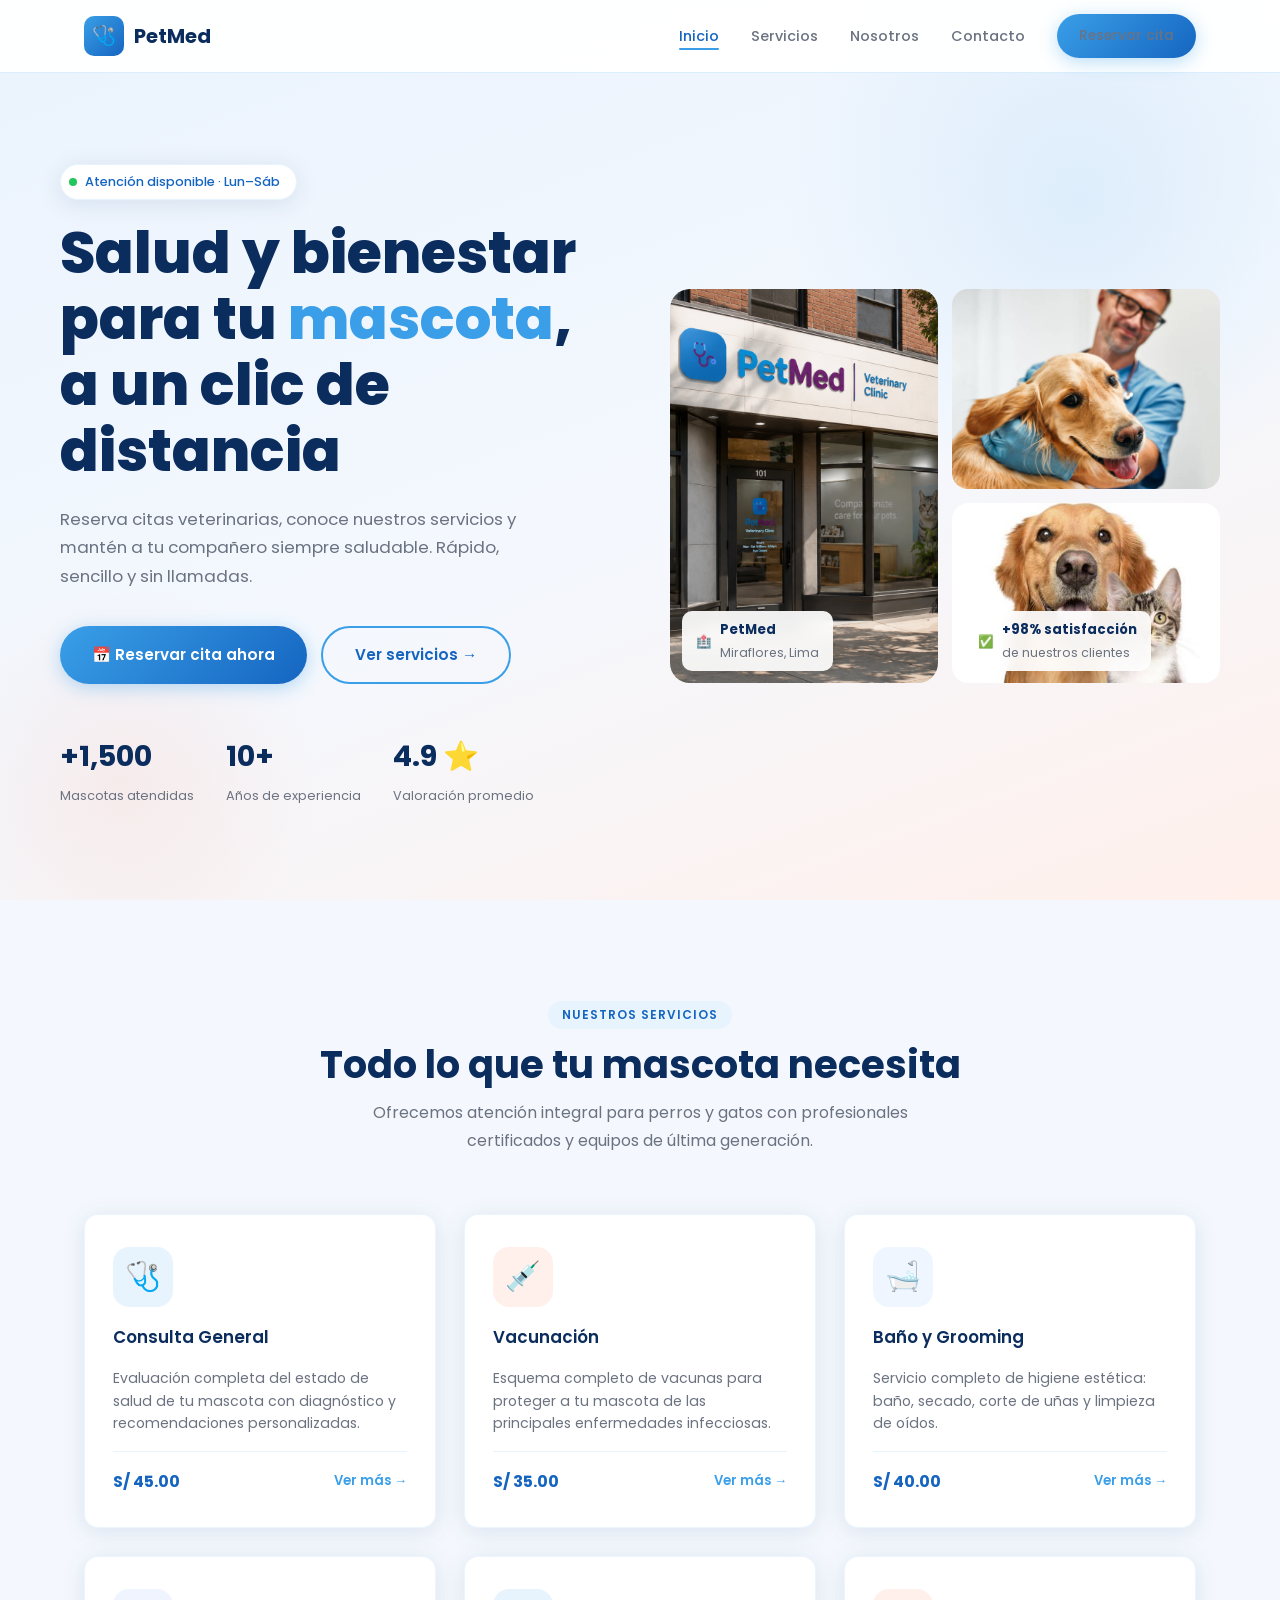
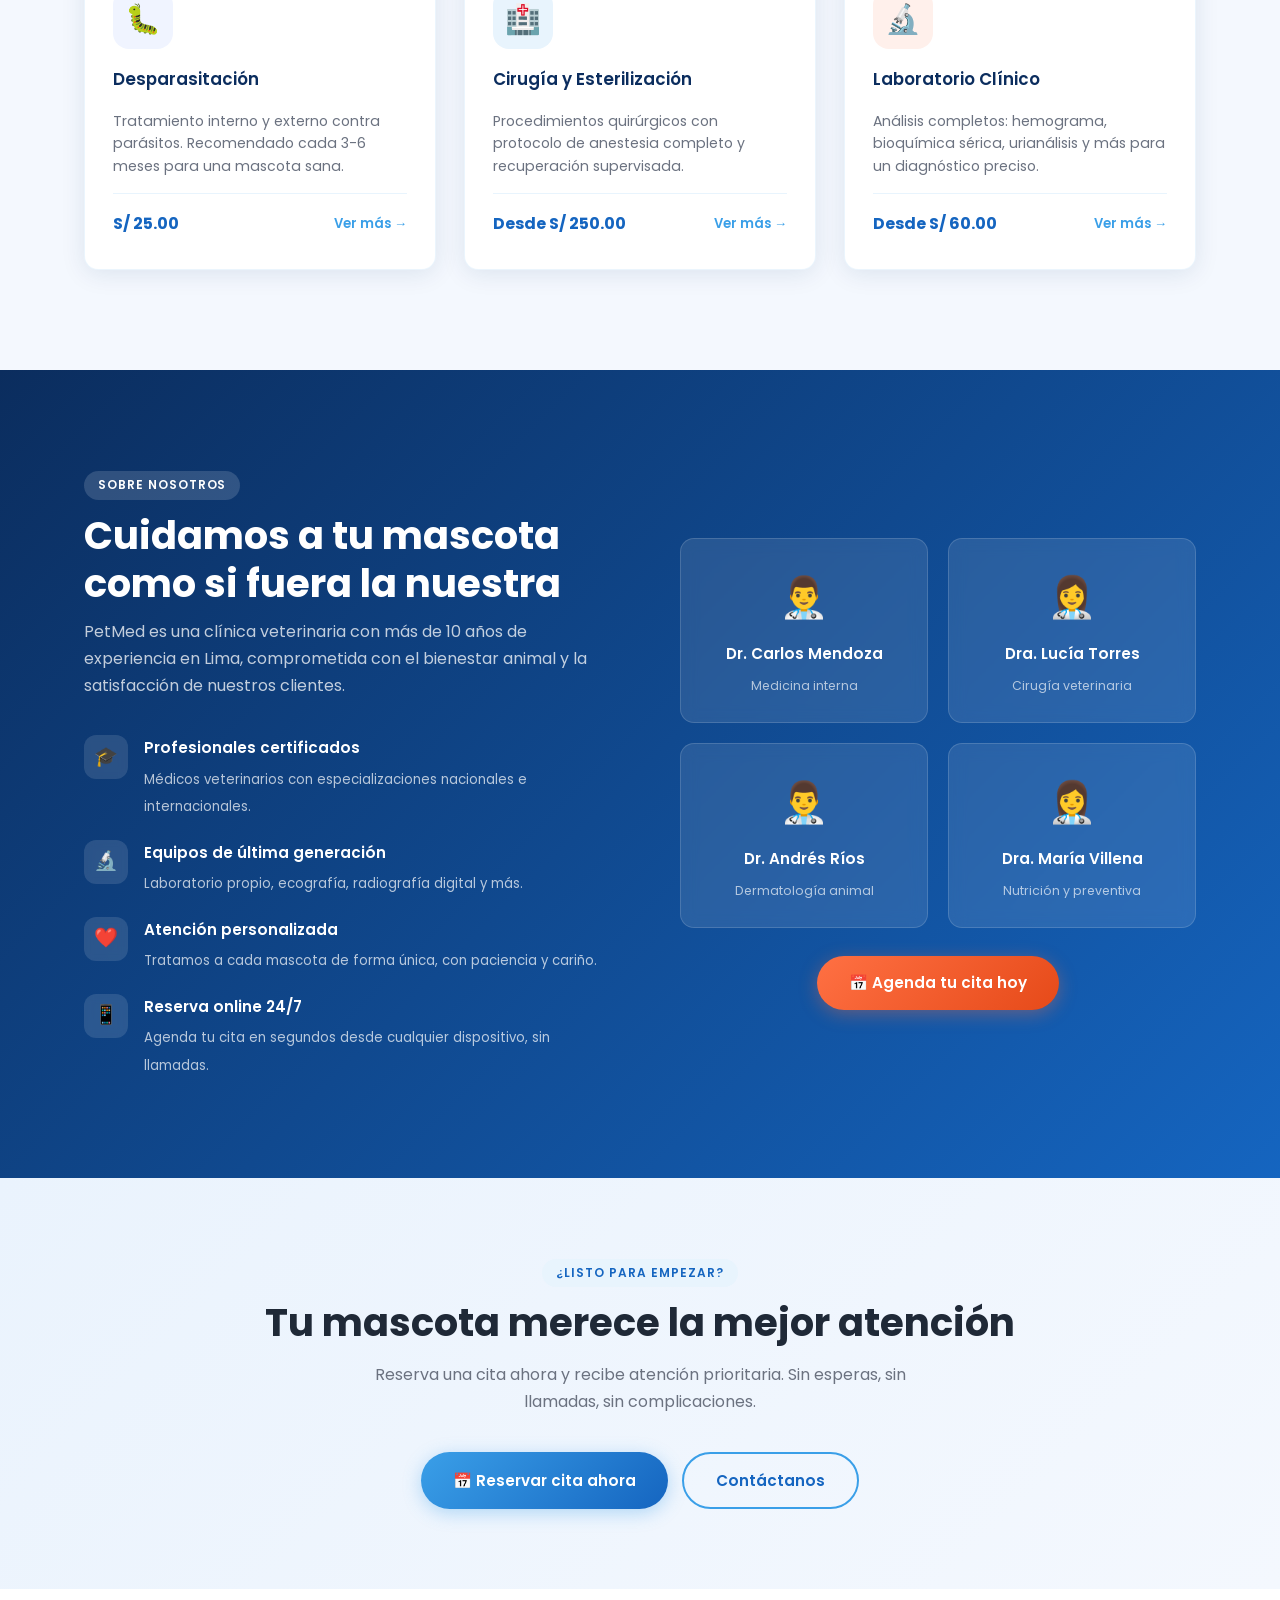
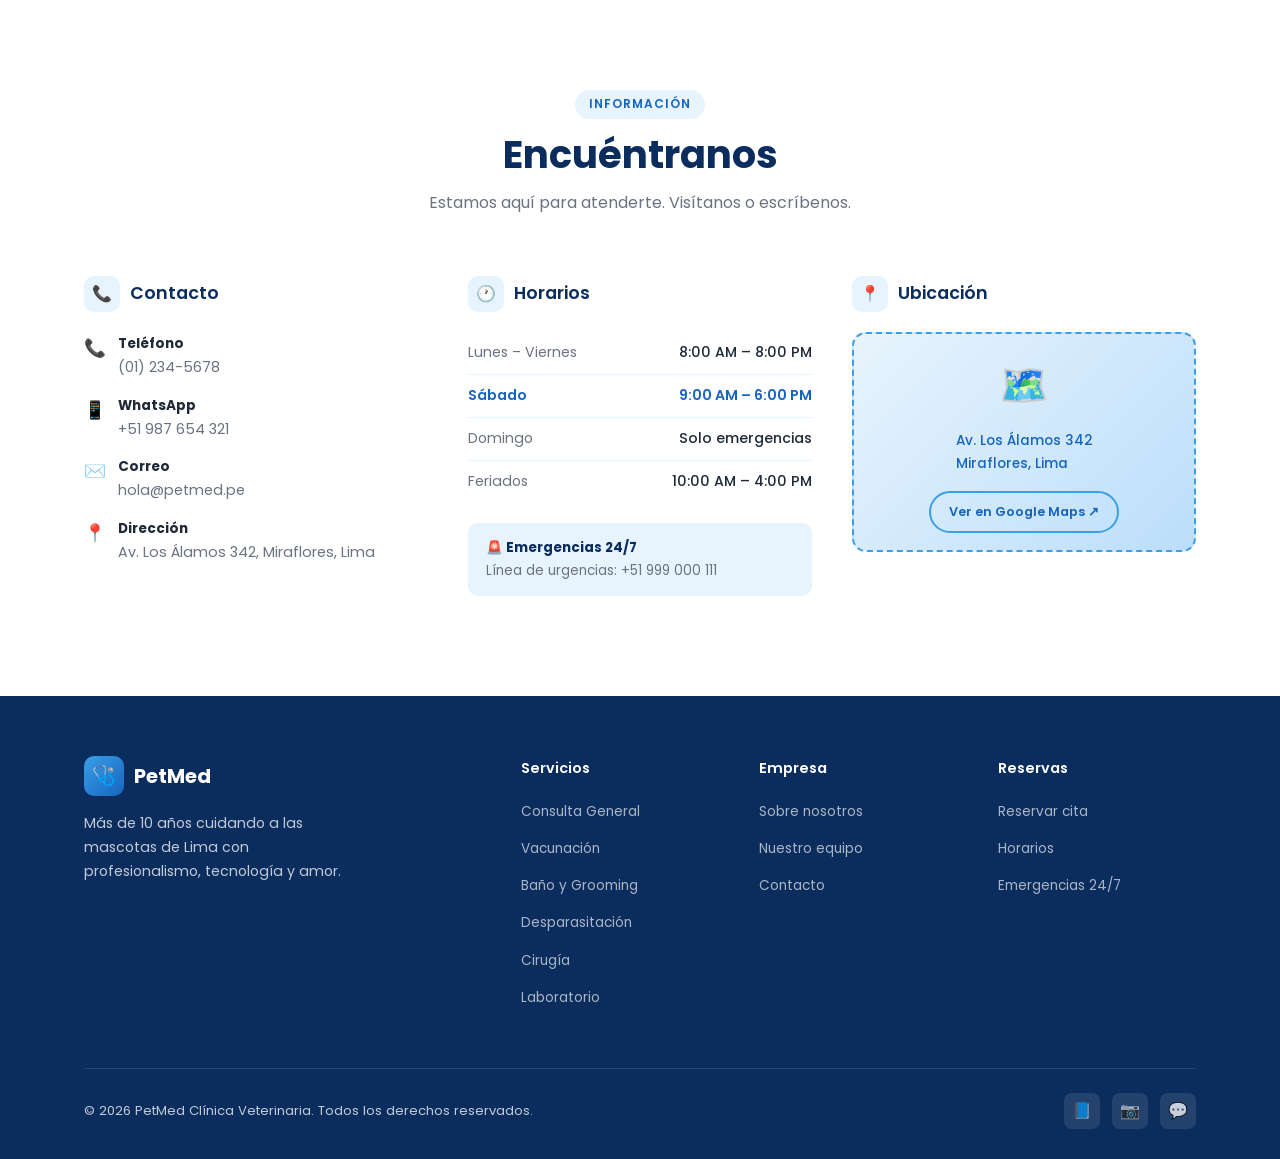
<file: index.html>
<!DOCTYPE html>
<html lang="es">
<head>
  <meta charset="UTF-8" />
  <meta name="viewport" content="width=device-width, initial-scale=1.0" />
  <meta name="description" content="PetMed Clínica Veterinaria — Reserva citas veterinarias online. Atención profesional para perros y gatos en Lima." />
  <title>PetMed — Clínica Veterinaria</title>
  <link rel="stylesheet" href="css/style.css" />
  <link rel="icon" href="data:image/svg+xml,<svg xmlns='http://www.w3.org/2000/svg' viewBox='0 0 100 100'><text y='.9em' font-size='90'>🩺</text></svg>" />
</head>
<body>

  <!-- ══ Navbar ══════════════════════════════════════════════ -->
  <nav class="navbar" role="navigation" aria-label="Navegación principal">
    <div class="container nav-inner">
      <a href="index.html" class="nav-logo" aria-label="PetMed inicio">
        <div class="logo-icon">🩺</div>
        PetMed
      </a>

      <ul class="nav-links" id="nav-links">
        <li><a href="#inicio"    class="active">Inicio</a></li>
        <li><a href="#servicios">Servicios</a></li>
        <li><a href="#nosotros">Nosotros</a></li>
        <li><a href="#contacto">Contacto</a></li>
        <li><a href="reserva.html" class="btn btn-primary" style="padding:10px 22px;font-size:0.85rem;">Reservar cita</a></li>
      </ul>

      <button class="hamburger" id="hamburger" aria-label="Abrir menú" aria-expanded="false">
        <span></span><span></span><span></span>
      </button>
    </div>
  </nav>

  <!-- ══ Hero ════════════════════════════════════════════════ -->
  <section class="hero" id="inicio">
    <div class="container hero-grid">

      <!-- Texto -->
      <div>
        <div class="hero-badge">
          <span class="dot"></span>
          Atención disponible · Lun–Sáb
        </div>
        <h1 class="hero-title">
          Salud y bienestar para tu <span class="highlight">mascota</span>, a un clic de distancia
        </h1>
        <p class="hero-desc">
          Reserva citas veterinarias, conoce nuestros servicios y mantén a tu compañero
          siempre saludable. Rápido, sencillo y sin llamadas.
        </p>
        <div class="hero-actions">
          <a href="reserva.html" class="btn btn-primary">📅 Reservar cita ahora</a>
          <a href="#servicios"   class="btn btn-outline">Ver servicios →</a>
        </div>
        <div class="hero-stats">
          <div class="stat-item">
            <strong>+1,500</strong>
            <span>Mascotas atendidas</span>
          </div>
          <div class="stat-item">
            <strong>10+</strong>
            <span>Años de experiencia</span>
          </div>
          <div class="stat-item">
            <strong>4.9 ⭐</strong>
            <span>Valoración promedio</span>
          </div>
        </div>
      </div>

      <!-- Collage de imágenes -->
      <div class="hero-visual">

        <!-- Imagen grande izquierda -->
        <div class="hero-img tall">
          <img src="img/clinica-exterior.jpg"
               alt="Fachada de PetMed Clínica Veterinaria"
               onerror="this.parentElement.innerHTML='<div class=\'img-placeholder\'><span class=\'ph-icon\'>🏥</span><span>clinica-exterior.jpg</span></div>'" />
          <div class="hero-img-badge">
            <span>🏥</span>
            <div>
              <strong>PetMed</strong>
              <span>Miraflores, Lima</span>
            </div>
          </div>
        </div>

        <!-- Imagen top derecha -->
        <div class="hero-img">
          <img src="img/consulta-veterinaria.jpg"
               alt="Veterinario atendiendo a un perro"
               onerror="this.parentElement.innerHTML='<div class=\'img-placeholder\'><span class=\'ph-icon\'>🩺</span><span>consulta-veterinaria.jpg</span></div>'" />
        </div>

        <!-- Imagen bottom derecha -->
        <div class="hero-img">
          <img src="img/mascotas-felices.jpg"
               alt="Mascotas felices en la clínica"
               onerror="this.parentElement.innerHTML='<div class=\'img-placeholder\'><span class=\'ph-icon\'>🐾</span><span>mascotas-felices.jpg</span></div>'" />
          <div class="hero-img-badge">
            <span>✅</span>
            <div>
              <strong>+98% satisfacción</strong>
              <span>de nuestros clientes</span>
            </div>
          </div>
        </div>

      </div>
    </div>
  </section>

  <!-- ══ Servicios ════════════════════════════════════════════ -->
  <section class="section" id="servicios">
    <div class="container">
      <div class="section-header fade-in">
        <div class="tag">Nuestros servicios</div>
        <h2 class="section-title">Todo lo que tu mascota necesita</h2>
        <p class="section-sub">
          Ofrecemos atención integral para perros y gatos con profesionales certificados
          y equipos de última generación.
        </p>
      </div>

      <div class="services-grid">

        <div class="service-card fade-in" data-svc="consulta" role="button" tabindex="0" aria-label="Ver Consulta General">
          <div class="svc-icon verde">🩺</div>
          <div class="svc-name">Consulta General</div>
          <div class="svc-desc">Evaluación completa del estado de salud de tu mascota con diagnóstico y recomendaciones personalizadas.</div>
          <div class="svc-footer">
            <span class="svc-price">S/ 45.00</span>
            <span class="svc-link">Ver más →</span>
          </div>
        </div>

        <div class="service-card fade-in" data-svc="vacunas" role="button" tabindex="0" aria-label="Ver Vacunación">
          <div class="svc-icon naranja">💉</div>
          <div class="svc-name">Vacunación</div>
          <div class="svc-desc">Esquema completo de vacunas para proteger a tu mascota de las principales enfermedades infecciosas.</div>
          <div class="svc-footer">
            <span class="svc-price">S/ 35.00</span>
            <span class="svc-link">Ver más →</span>
          </div>
        </div>

        <div class="service-card fade-in" data-svc="bano" role="button" tabindex="0" aria-label="Ver Baño y Grooming">
          <div class="svc-icon azul">🛁</div>
          <div class="svc-name">Baño y Grooming</div>
          <div class="svc-desc">Servicio completo de higiene estética: baño, secado, corte de uñas y limpieza de oídos.</div>
          <div class="svc-footer">
            <span class="svc-price">S/ 40.00</span>
            <span class="svc-link">Ver más →</span>
          </div>
        </div>

        <div class="service-card fade-in" data-svc="desparasitacion" role="button" tabindex="0" aria-label="Ver Desparasitación">
          <div class="svc-icon lila">🐛</div>
          <div class="svc-name">Desparasitación</div>
          <div class="svc-desc">Tratamiento interno y externo contra parásitos. Recomendado cada 3-6 meses para una mascota sana.</div>
          <div class="svc-footer">
            <span class="svc-price">S/ 25.00</span>
            <span class="svc-link">Ver más →</span>
          </div>
        </div>

        <div class="service-card fade-in" data-svc="cirugia" role="button" tabindex="0" aria-label="Ver Cirugía">
          <div class="svc-icon verde">🏥</div>
          <div class="svc-name">Cirugía y Esterilización</div>
          <div class="svc-desc">Procedimientos quirúrgicos con protocolo de anestesia completo y recuperación supervisada.</div>
          <div class="svc-footer">
            <span class="svc-price">Desde S/ 250.00</span>
            <span class="svc-link">Ver más →</span>
          </div>
        </div>

        <div class="service-card fade-in" data-svc="laboratorio" role="button" tabindex="0" aria-label="Ver Laboratorio">
          <div class="svc-icon naranja">🔬</div>
          <div class="svc-name">Laboratorio Clínico</div>
          <div class="svc-desc">Análisis completos: hemograma, bioquímica sérica, urianálisis y más para un diagnóstico preciso.</div>
          <div class="svc-footer">
            <span class="svc-price">Desde S/ 60.00</span>
            <span class="svc-link">Ver más →</span>
          </div>
        </div>

      </div>
    </div>
  </section>

  <!-- ══ Nosotros ══════════════════════════════════════════════ -->
  <section class="about-section" id="nosotros">
    <div class="container about-grid">

      <div class="about-content fade-in">
        <div class="tag" style="background:rgba(255,255,255,0.15);color:#fff;">Sobre nosotros</div>
        <h2 class="section-title">Cuidamos a tu mascota como si fuera la nuestra</h2>
        <p class="section-sub" style="color:rgba(255,255,255,0.75);margin-bottom:36px;">
          PetMed es una clínica veterinaria con más de 10 años de experiencia en Lima,
          comprometida con el bienestar animal y la satisfacción de nuestros clientes.
        </p>

        <div class="about-features">
          <div class="feature-item fade-in">
            <div class="fi-icon">🎓</div>
            <div class="fi-text">
              <strong>Profesionales certificados</strong>
              <span>Médicos veterinarios con especializaciones nacionales e internacionales.</span>
            </div>
          </div>
          <div class="feature-item fade-in">
            <div class="fi-icon">🔬</div>
            <div class="fi-text">
              <strong>Equipos de última generación</strong>
              <span>Laboratorio propio, ecografía, radiografía digital y más.</span>
            </div>
          </div>
          <div class="feature-item fade-in">
            <div class="fi-icon">❤️</div>
            <div class="fi-text">
              <strong>Atención personalizada</strong>
              <span>Tratamos a cada mascota de forma única, con paciencia y cariño.</span>
            </div>
          </div>
          <div class="feature-item fade-in">
            <div class="fi-icon">📱</div>
            <div class="fi-text">
              <strong>Reserva online 24/7</strong>
              <span>Agenda tu cita en segundos desde cualquier dispositivo, sin llamadas.</span>
            </div>
          </div>
        </div>
      </div>

      <div class="fade-in">
        <div class="team-cards">
          <div class="team-card">
            <div class="team-avatar">👨‍⚕️</div>
            <h4>Dr. Carlos Mendoza</h4>
            <span>Medicina interna</span>
          </div>
          <div class="team-card">
            <div class="team-avatar">👩‍⚕️</div>
            <h4>Dra. Lucía Torres</h4>
            <span>Cirugía veterinaria</span>
          </div>
          <div class="team-card">
            <div class="team-avatar">👨‍⚕️</div>
            <h4>Dr. Andrés Ríos</h4>
            <span>Dermatología animal</span>
          </div>
          <div class="team-card">
            <div class="team-avatar">👩‍⚕️</div>
            <h4>Dra. María Villena</h4>
            <span>Nutrición y preventiva</span>
          </div>
        </div>
        <div style="text-align:center;margin-top:28px;">
          <a href="reserva.html" class="btn btn-naranja">📅 Agenda tu cita hoy</a>
        </div>
      </div>

    </div>
  </section>

  <!-- ══ CTA ══════════════════════════════════════════════════ -->
  <section class="cta-band">
    <div class="container fade-in">
      <div class="tag">¿Listo para empezar?</div>
      <h2 class="section-title">Tu mascota merece la mejor atención</h2>
      <p class="section-sub">
        Reserva una cita ahora y recibe atención prioritaria. Sin esperas, sin llamadas,
        sin complicaciones.
      </p>
      <div style="display:flex;gap:14px;justify-content:center;flex-wrap:wrap;">
        <a href="reserva.html" class="btn btn-primary">📅 Reservar cita ahora</a>
        <a href="#contacto"    class="btn btn-outline">Contáctanos</a>
      </div>
    </div>
  </section>

  <!-- ══ Contacto / Horarios / Ubicación ══════════════════════ -->
  <section class="contact-section" id="contacto">
    <div class="container">
      <div class="section-header fade-in">
        <div class="tag">Información</div>
        <h2 class="section-title">Encuéntranos</h2>
        <p class="section-sub">Estamos aquí para atenderte. Visítanos o escríbenos.</p>
      </div>

      <div class="contact-grid">

        <div class="contact-block fade-in">
          <h3><span class="cb-icon">📞</span> Contacto</h3>
          <ul class="contact-list">
            <li>
              <span class="cl-dot">📞</span>
              <div><strong>Teléfono</strong>(01) 234-5678</div>
            </li>
            <li>
              <span class="cl-dot">📱</span>
              <div><strong>WhatsApp</strong>+51 987 654 321</div>
            </li>
            <li>
              <span class="cl-dot">✉️</span>
              <div><strong>Correo</strong>hola@petmed.pe</div>
            </li>
            <li>
              <span class="cl-dot">📍</span>
              <div><strong>Dirección</strong>Av. Los Álamos 342, Miraflores, Lima</div>
            </li>
          </ul>
        </div>

        <div class="contact-block fade-in">
          <h3><span class="cb-icon">🕐</span> Horarios</h3>
          <table class="schedule-table">
            <tr><td>Lunes – Viernes</td><td>8:00 AM – 8:00 PM</td></tr>
            <tr class="today"><td>Sábado</td><td>9:00 AM – 6:00 PM</td></tr>
            <tr><td>Domingo</td><td>Solo emergencias</td></tr>
            <tr><td>Feriados</td><td>10:00 AM – 4:00 PM</td></tr>
          </table>
          <div style="margin-top:20px;padding:14px 18px;background:var(--azul-pale);border-radius:10px;font-size:0.84rem;">
            <strong style="color:var(--azul-oscuro);">🚨 Emergencias 24/7</strong><br>
            <span style="color:var(--gris-medio);">Línea de urgencias: +51 999 000 111</span>
          </div>
        </div>

        <div class="contact-block fade-in">
          <h3><span class="cb-icon">📍</span> Ubicación</h3>
          <div class="map-placeholder" role="img" aria-label="Mapa de PetMed Veterinaria"
               onclick="window.open('https://maps.google.com','_blank')">
            <div class="map-icon">🗺️</div>
            <p>Av. Los Álamos 342<br>Miraflores, Lima</p>
            <span class="btn btn-outline" style="padding:8px 18px;font-size:0.8rem;margin-top:6px;">
              Ver en Google Maps ↗
            </span>
          </div>
        </div>

      </div>
    </div>
  </section>

  <!-- ══ Footer ═══════════════════════════════════════════════ -->
  <footer role="contentinfo">
    <div class="container">
      <div class="footer-grid">
        <div class="footer-brand">
          <div class="nav-logo">
            <div class="logo-icon">🩺</div>
            PetMed
          </div>
          <p>Más de 10 años cuidando a las mascotas de Lima con profesionalismo, tecnología y amor.</p>
        </div>
        <div class="footer-col">
          <h4>Servicios</h4>
          <ul>
            <li><a href="servicio.html?id=consulta">Consulta General</a></li>
            <li><a href="servicio.html?id=vacunas">Vacunación</a></li>
            <li><a href="servicio.html?id=bano">Baño y Grooming</a></li>
            <li><a href="servicio.html?id=desparasitacion">Desparasitación</a></li>
            <li><a href="servicio.html?id=cirugia">Cirugía</a></li>
            <li><a href="servicio.html?id=laboratorio">Laboratorio</a></li>
          </ul>
        </div>
        <div class="footer-col">
          <h4>Empresa</h4>
          <ul>
            <li><a href="#nosotros">Sobre nosotros</a></li>
            <li><a href="#nosotros">Nuestro equipo</a></li>
            <li><a href="#contacto">Contacto</a></li>
          </ul>
        </div>
        <div class="footer-col">
          <h4>Reservas</h4>
          <ul>
            <li><a href="reserva.html">Reservar cita</a></li>
            <li><a href="#contacto">Horarios</a></li>
            <li><a href="#contacto">Emergencias 24/7</a></li>
          </ul>
        </div>
      </div>
      <div class="footer-bottom">
        <span>© 2026 PetMed Clínica Veterinaria. Todos los derechos reservados.</span>
        <div class="social-links">
          <a class="social-link" href="#" aria-label="Facebook">📘</a>
          <a class="social-link" href="#" aria-label="Instagram">📷</a>
          <a class="social-link" href="#" aria-label="WhatsApp">💬</a>
        </div>
      </div>
    </div>
  </footer>

  <script src="js/app.js"></script>
</body>
</html>
</file>
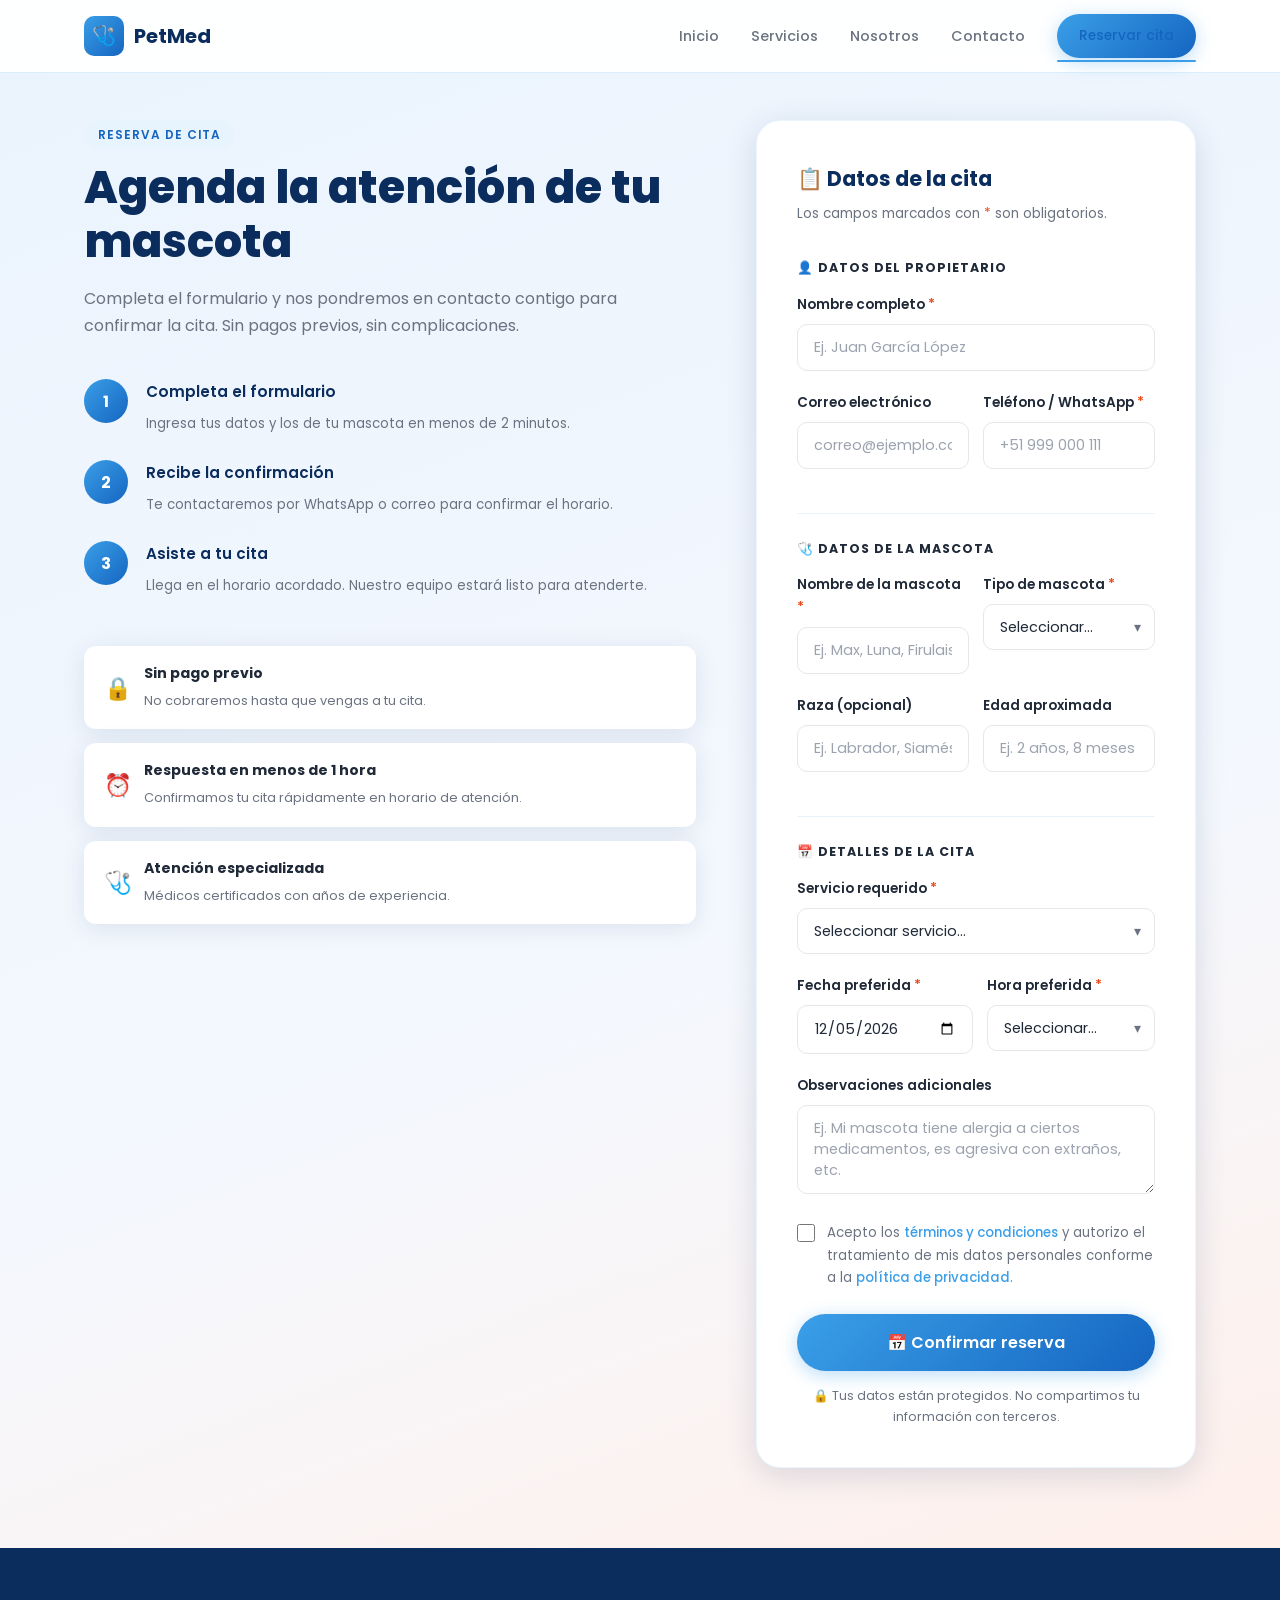
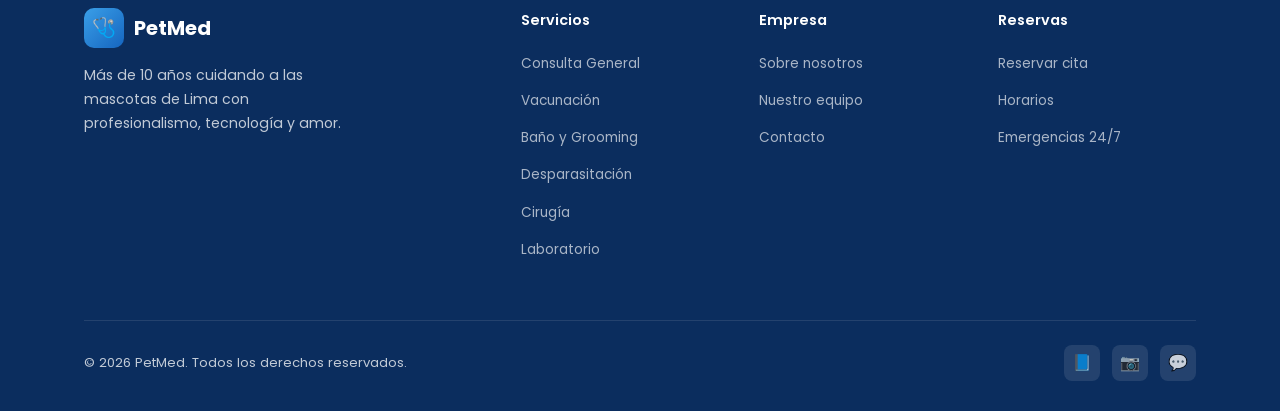
<file: reserva.html>
<!DOCTYPE html>
<html lang="es">
<head>
  <meta charset="UTF-8" />
  <meta name="viewport" content="width=device-width, initial-scale=1.0" />
  <meta name="description" content="Reserva tu cita veterinaria en PetMed — rápido, sencillo y sin llamadas." />
  <title>Reservar Cita — PetMed</title>
  <link rel="stylesheet" href="css/style.css" />
  <link rel="icon" href="data:image/svg+xml,<svg xmlns='http://www.w3.org/2000/svg' viewBox='0 0 100 100'><text y='.9em' font-size='90'>🩺</text></svg>" />
</head>
<body>

  <!-- ══ Navbar ══════════════════════════════════════════════ -->
  <nav class="navbar" role="navigation" aria-label="Navegación principal">
    <div class="container nav-inner">
      <a href="index.html" class="nav-logo" aria-label="PetMed inicio">
        <div class="logo-icon">🩺</div>
        PetMed
      </a>

      <ul class="nav-links" id="nav-links">
        <li><a href="index.html">Inicio</a></li>
        <li><a href="index.html#servicios">Servicios</a></li>
        <li><a href="index.html#nosotros">Nosotros</a></li>
        <li><a href="index.html#contacto">Contacto</a></li>
        <li><a href="reserva.html" class="btn btn-primary active" style="padding:10px 22px;font-size:0.85rem;">Reservar cita</a></li>
      </ul>

      <button class="hamburger" id="hamburger" aria-label="Abrir menú" aria-expanded="false">
        <span></span><span></span><span></span>
      </button>
    </div>
  </nav>

  <!-- ══ Sección principal ════════════════════════════════════ -->
  <main class="reserva-section">
    <div class="container reserva-grid">

      <!-- ─ Panel izquierdo informativo ─────────────────────── -->
      <div class="reserva-info fade-in">
        <div class="tag">Reserva de cita</div>
        <h1>Agenda la atención de tu <span style="color:var(--verde-claro);">mascota</span></h1>
        <p>Completa el formulario y nos pondremos en contacto contigo para confirmar la cita. Sin pagos previos, sin complicaciones.</p>

        <div class="info-steps">
          <div class="step-item">
            <div class="step-num">1</div>
            <div class="st-text">
              <strong>Completa el formulario</strong>
              <span>Ingresa tus datos y los de tu mascota en menos de 2 minutos.</span>
            </div>
          </div>
          <div class="step-item">
            <div class="step-num">2</div>
            <div class="st-text">
              <strong>Recibe la confirmación</strong>
              <span>Te contactaremos por WhatsApp o correo para confirmar el horario.</span>
            </div>
          </div>
          <div class="step-item">
            <div class="step-num">3</div>
            <div class="st-text">
              <strong>Asiste a tu cita</strong>
              <span>Llega en el horario acordado. Nuestro equipo estará listo para atenderte.</span>
            </div>
          </div>
        </div>

        <!-- Garantías -->
        <div style="margin-top:48px;display:flex;flex-direction:column;gap:14px;">
          <div style="display:flex;align-items:center;gap:12px;background:var(--blanco);border-radius:12px;padding:16px 20px;box-shadow:var(--sombra-suave);">
            <span style="font-size:1.4rem;">🔒</span>
            <div>
              <strong style="display:block;font-size:0.88rem;color:var(--verde-oscuro);">Sin pago previo</strong>
              <span style="font-size:0.8rem;color:var(--gris-medio);">No cobraremos hasta que vengas a tu cita.</span>
            </div>
          </div>
          <div style="display:flex;align-items:center;gap:12px;background:var(--blanco);border-radius:12px;padding:16px 20px;box-shadow:var(--sombra-suave);">
            <span style="font-size:1.4rem;">⏰</span>
            <div>
              <strong style="display:block;font-size:0.88rem;color:var(--verde-oscuro);">Respuesta en menos de 1 hora</strong>
              <span style="font-size:0.8rem;color:var(--gris-medio);">Confirmamos tu cita rápidamente en horario de atención.</span>
            </div>
          </div>
          <div style="display:flex;align-items:center;gap:12px;background:var(--blanco);border-radius:12px;padding:16px 20px;box-shadow:var(--sombra-suave);">
            <span style="font-size:1.4rem;">🩺</span>
            <div>
              <strong style="display:block;font-size:0.88rem;color:var(--verde-oscuro);">Atención especializada</strong>
              <span style="font-size:0.8rem;color:var(--gris-medio);">Médicos certificados con años de experiencia.</span>
            </div>
          </div>
        </div>
      </div>

      <!-- ─ Formulario de reserva ────────────────────────────── -->
      <div class="reserva-form-card fade-in">

        <!-- Formulario activo -->
        <form id="reserva-form" novalidate>
          <h2 class="form-title">📋 Datos de la cita</h2>
          <p class="form-subtitle">Los campos marcados con <span style="color:var(--naranja-dark);">*</span> son obligatorios.</p>

          <!-- Sección: Datos del propietario -->
          <div style="font-size:0.78rem;font-weight:700;text-transform:uppercase;letter-spacing:0.08em;color:var(--verde-claro);margin-bottom:14px;">
            👤 Datos del propietario
          </div>

          <div class="form-group">
            <label class="form-label" for="nombre">Nombre completo <span>*</span></label>
            <input class="form-control" type="text" id="nombre" name="nombre"
                   placeholder="Ej. Juan García López" required autocomplete="name" />
          </div>

          <div class="form-row">
            <div class="form-group">
              <label class="form-label" for="email">Correo electrónico</label>
              <input class="form-control" type="email" id="email" name="email"
                     placeholder="correo@ejemplo.com" autocomplete="email" />
            </div>
            <div class="form-group">
              <label class="form-label" for="telefono">Teléfono / WhatsApp <span>*</span></label>
              <input class="form-control" type="tel" id="telefono" name="telefono"
                     placeholder="+51 999 000 111" required autocomplete="tel" />
            </div>
          </div>

          <div class="form-divider"></div>

          <!-- Sección: Datos de la mascota -->
          <div style="font-size:0.78rem;font-weight:700;text-transform:uppercase;letter-spacing:0.08em;color:var(--verde-claro);margin-bottom:14px;">
            🩺 Datos de la mascota
          </div>

          <div class="form-row">
            <div class="form-group">
              <label class="form-label" for="mascota">Nombre de la mascota <span>*</span></label>
              <input class="form-control" type="text" id="mascota" name="mascota"
                     placeholder="Ej. Max, Luna, Firulais" required />
            </div>
            <div class="form-group">
              <label class="form-label" for="tipo">Tipo de mascota <span>*</span></label>
              <div class="form-select-wrapper">
                <select class="form-control" id="tipo" name="tipo" required>
                  <option value="" disabled selected>Seleccionar…</option>
                  <option value="perro">🐶 Perro</option>
                  <option value="gato">🐱 Gato</option>
                  <option value="ave">🐦 Ave</option>
                  <option value="conejo">🐰 Conejo</option>
                  <option value="otro">🩺 Otro</option>
                </select>
              </div>
            </div>
          </div>

          <div class="form-row">
            <div class="form-group">
              <label class="form-label" for="raza">Raza (opcional)</label>
              <input class="form-control" type="text" id="raza" name="raza"
                     placeholder="Ej. Labrador, Siamés" />
            </div>
            <div class="form-group">
              <label class="form-label" for="edad">Edad aproximada</label>
              <input class="form-control" type="text" id="edad" name="edad"
                     placeholder="Ej. 2 años, 8 meses" />
            </div>
          </div>

          <div class="form-divider"></div>

          <!-- Sección: Datos de la cita -->
          <div style="font-size:0.78rem;font-weight:700;text-transform:uppercase;letter-spacing:0.08em;color:var(--verde-claro);margin-bottom:14px;">
            📅 Detalles de la cita
          </div>

          <div class="form-group">
            <label class="form-label" for="servicio">Servicio requerido <span>*</span></label>
            <div class="form-select-wrapper">
              <select class="form-control" id="servicio" name="servicio" required>
                <option value="" disabled selected>Seleccionar servicio…</option>
                <option value="consulta">🩺 Consulta General — S/ 45.00</option>
                <option value="vacunas">💉 Vacunación — S/ 35.00</option>
                <option value="bano">🛁 Baño y Grooming — S/ 40.00</option>
                <option value="desparasitacion">🐛 Desparasitación — S/ 25.00</option>
                <option value="cirugia">🏥 Cirugía / Esterilización — Desde S/ 250.00</option>
                <option value="laboratorio">🔬 Laboratorio Clínico — Desde S/ 60.00</option>
              </select>
            </div>
          </div>

          <div class="form-row">
            <div class="form-group">
              <label class="form-label" for="fecha">Fecha preferida <span>*</span></label>
              <input class="form-control" type="date" id="fecha" name="fecha" required />
            </div>
            <div class="form-group">
              <label class="form-label" for="hora">Hora preferida <span>*</span></label>
              <div class="form-select-wrapper">
                <select class="form-control" id="hora" name="hora" required>
                  <option value="" disabled selected>Seleccionar…</option>
                  <optgroup label="Mañana">
                    <option value="08:00">08:00 AM</option>
                    <option value="09:00">09:00 AM</option>
                    <option value="10:00">10:00 AM</option>
                    <option value="11:00">11:00 AM</option>
                  </optgroup>
                  <optgroup label="Tarde">
                    <option value="12:00">12:00 PM</option>
                    <option value="13:00">01:00 PM</option>
                    <option value="14:00">02:00 PM</option>
                    <option value="15:00">03:00 PM</option>
                    <option value="16:00">04:00 PM</option>
                    <option value="17:00">05:00 PM</option>
                    <option value="18:00">06:00 PM</option>
                    <option value="19:00">07:00 PM</option>
                  </optgroup>
                </select>
              </div>
            </div>
          </div>

          <div class="form-group">
            <label class="form-label" for="notas">Observaciones adicionales</label>
            <textarea class="form-control" id="notas" name="notas" rows="3"
              placeholder="Ej. Mi mascota tiene alergia a ciertos medicamentos, es agresiva con extraños, etc."></textarea>
          </div>

          <div class="form-check">
            <input type="checkbox" id="terminos" name="terminos" />
            <label for="terminos">
              Acepto los <a href="#">términos y condiciones</a> y autorizo el tratamiento
              de mis datos personales conforme a la <a href="#">política de privacidad</a>.
            </label>
          </div>

          <button type="submit" class="btn btn-primary" style="width:100%;justify-content:center;font-size:1rem;padding:16px;">
            📅 Confirmar reserva
          </button>

          <p style="text-align:center;font-size:0.78rem;color:var(--gris-medio);margin-top:14px;">
            🔒 Tus datos están protegidos. No compartimos tu información con terceros.
          </p>
        </form>

        <!-- ─ Confirmación (oculto hasta enviar) ──────────────── -->
        <div id="confirmacion">
          <div class="confirm-icon">🎉</div>
          <h2>¡Reserva enviada con éxito!</h2>
          <p>
            Hemos recibido tu solicitud. Nuestro equipo se comunicará contigo
            en menos de 1 hora para confirmar tu cita.
          </p>

          <div class="confirm-details">
            <p style="font-weight:600;color:var(--verde-oscuro);margin-bottom:12px;">📋 Resumen de tu reserva:</p>
            <div id="confirm-data">
              <!-- Llenado por app.js -->
            </div>
          </div>

          <div style="display:flex;flex-direction:column;gap:12px;">
            <a href="index.html" class="btn btn-primary" style="justify-content:center;">
              🏠 Volver al inicio
            </a>
            <a href="index.html#servicios" class="btn btn-outline" style="justify-content:center;">
              Ver otros servicios
            </a>
          </div>

          <div style="margin-top:24px;padding:16px;background:var(--verde-menta);border-radius:12px;font-size:0.83rem;color:var(--verde-oscuro);">
            <strong>¿Necesitas ayuda urgente?</strong><br>
            Llámanos: <a href="tel:+51987654321" style="color:var(--verde-medio);font-weight:600;">+51 987 654 321</a>
            &nbsp;·&nbsp;
            WhatsApp disponible
          </div>
        </div>

      </div>
    </div>
  </main>

  <!-- ══ Footer ═══════════════════════════════════════════════ -->
  <footer role="contentinfo">
    <div class="container">
      <div class="footer-grid">
        <div class="footer-brand">
          <div class="nav-logo">
            <div class="logo-icon">🩺</div>
            PetMed
          </div>
          <p>Más de 10 años cuidando a las mascotas de Lima con profesionalismo, tecnología y amor.</p>
        </div>
        <div class="footer-col">
          <h4>Servicios</h4>
          <ul>
            <li><a href="servicio.html?id=consulta">Consulta General</a></li>
            <li><a href="servicio.html?id=vacunas">Vacunación</a></li>
            <li><a href="servicio.html?id=bano">Baño y Grooming</a></li>
            <li><a href="servicio.html?id=desparasitacion">Desparasitación</a></li>
            <li><a href="servicio.html?id=cirugia">Cirugía</a></li>
            <li><a href="servicio.html?id=laboratorio">Laboratorio</a></li>
          </ul>
        </div>
        <div class="footer-col">
          <h4>Empresa</h4>
          <ul>
            <li><a href="index.html#nosotros">Sobre nosotros</a></li>
            <li><a href="index.html#nosotros">Nuestro equipo</a></li>
            <li><a href="index.html#contacto">Contacto</a></li>
          </ul>
        </div>
        <div class="footer-col">
          <h4>Reservas</h4>
          <ul>
            <li><a href="reserva.html">Reservar cita</a></li>
            <li><a href="index.html#contacto">Horarios</a></li>
            <li><a href="index.html#contacto">Emergencias 24/7</a></li>
          </ul>
        </div>
      </div>
      <div class="footer-bottom">
        <span>© 2026 PetMed. Todos los derechos reservados.</span>
        <div class="social-links">
          <a class="social-link" href="#" aria-label="Facebook">📘</a>
          <a class="social-link" href="#" aria-label="Instagram">📷</a>
          <a class="social-link" href="#" aria-label="WhatsApp">💬</a>
        </div>
      </div>
    </div>
  </footer>

  <script src="js/app.js"></script>
</body>
</html>
</file>
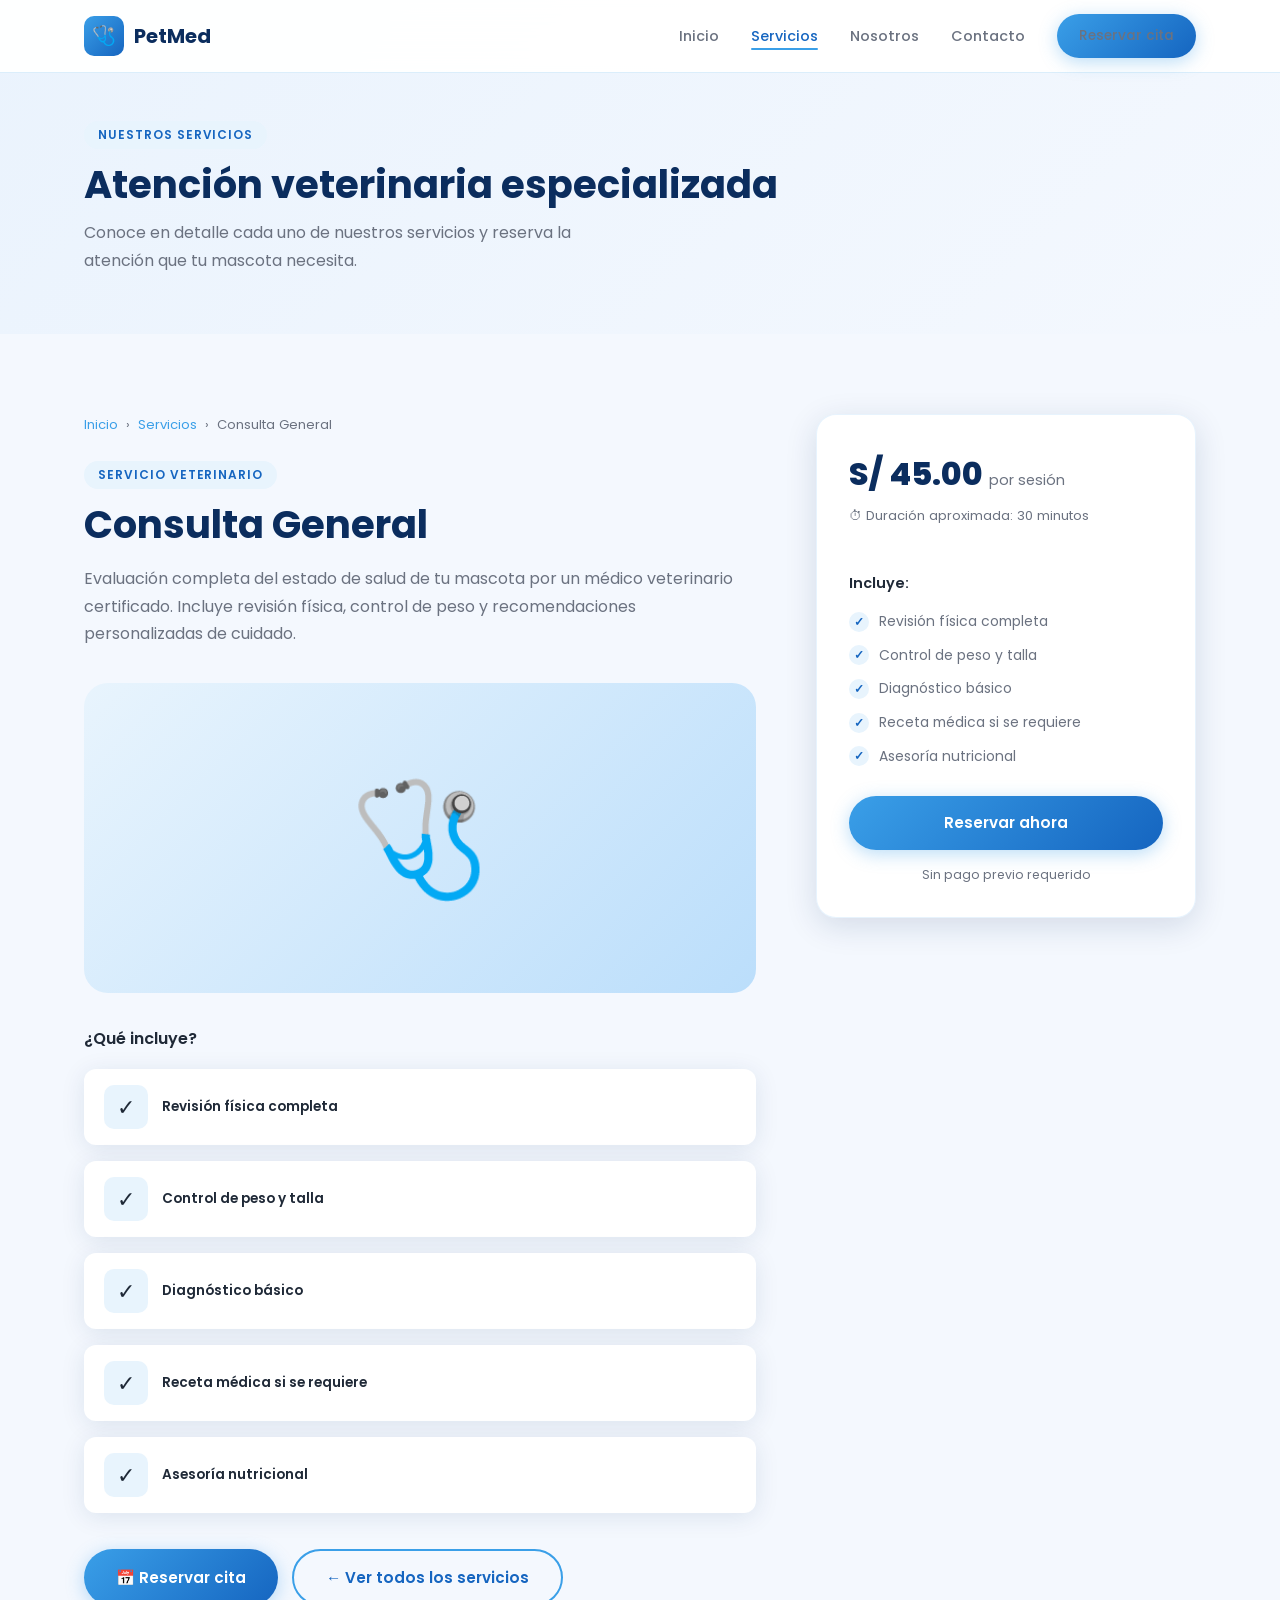
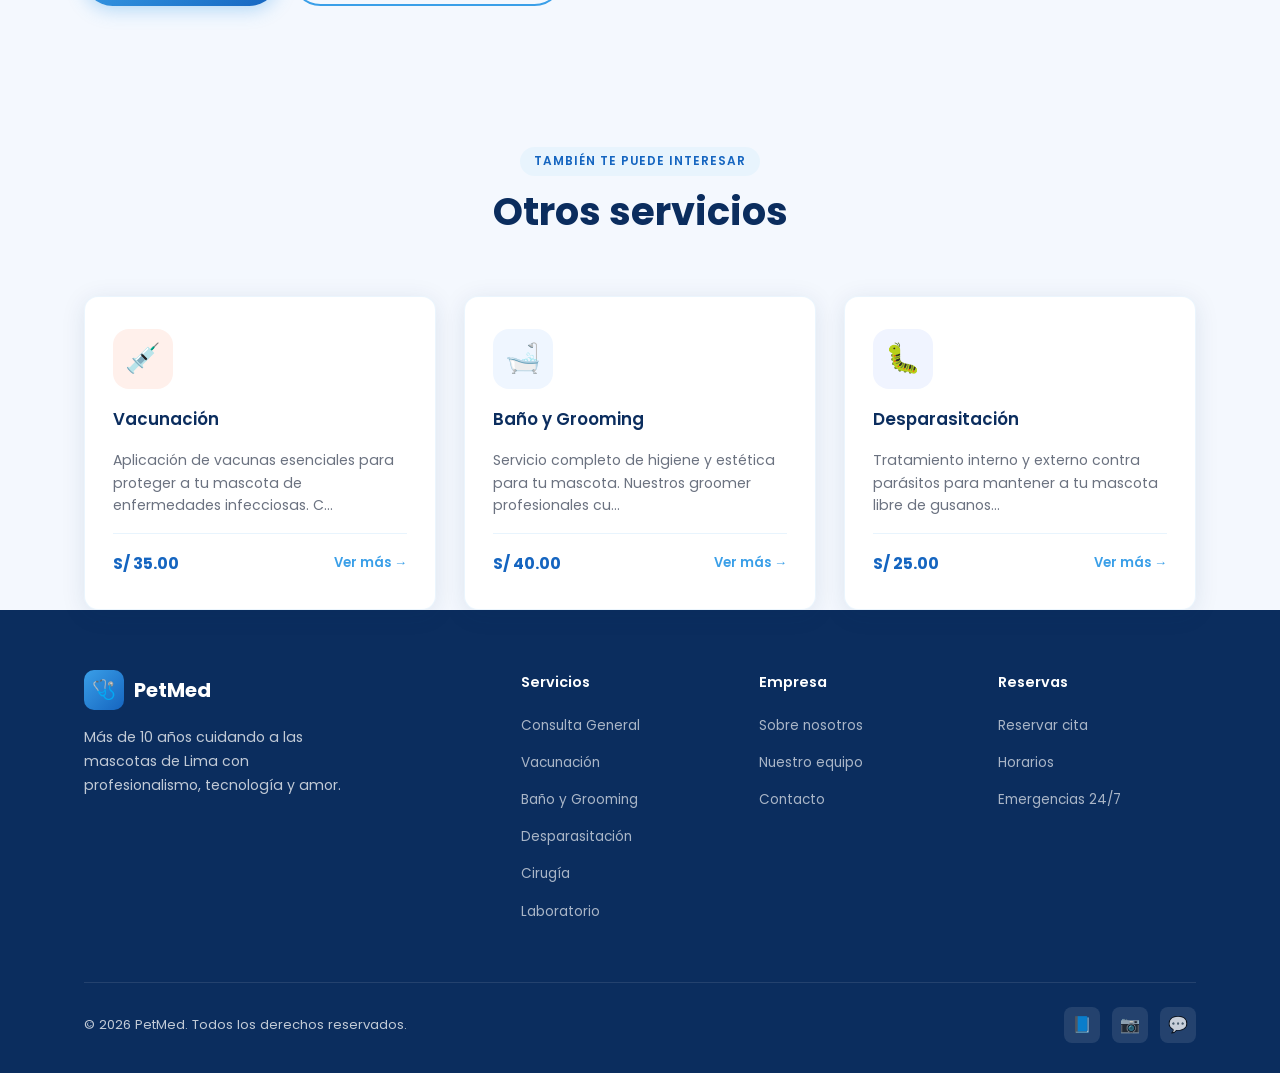
<file: servicio.html>
<!DOCTYPE html>
<html lang="es">
<head>
  <meta charset="UTF-8" />
  <meta name="viewport" content="width=device-width, initial-scale=1.0" />
  <meta name="description" content="Detalle del servicio veterinario — PetMed Clínica Veterinaria" />
  <title>Servicio — PetMed Veterinaria</title>
  <link rel="stylesheet" href="css/style.css" />
  <link rel="icon" href="data:image/svg+xml,<svg xmlns='http://www.w3.org/2000/svg' viewBox='0 0 100 100'><text y='.9em' font-size='90'>🩺</text></svg>" />
</head>
<body>

  <!-- ══ Navbar ══════════════════════════════════════════════ -->
  <nav class="navbar" role="navigation" aria-label="Navegación principal">
    <div class="container nav-inner">
      <a href="index.html" class="nav-logo" aria-label="PetMed inicio">
        <div class="logo-icon">🩺</div>
        PetMed
      </a>

      <ul class="nav-links" id="nav-links">
        <li><a href="index.html">Inicio</a></li>
        <li><a href="index.html#servicios" class="active">Servicios</a></li>
        <li><a href="index.html#nosotros">Nosotros</a></li>
        <li><a href="index.html#contacto">Contacto</a></li>
        <li><a href="reserva.html" class="btn btn-primary" style="padding:10px 22px;font-size:0.85rem;">Reservar cita</a></li>
      </ul>

      <button class="hamburger" id="hamburger" aria-label="Abrir menú" aria-expanded="false">
        <span></span><span></span><span></span>
      </button>
    </div>
  </nav>

  <!-- ══ Hero de página ══════════════════════════════════════ -->
  <div class="page-hero">
    <div class="container">
      <div class="tag">Nuestros servicios</div>
      <h1 class="section-title">Atención veterinaria especializada</h1>
      <p class="section-sub">
        Conoce en detalle cada uno de nuestros servicios y reserva la atención
        que tu mascota necesita.
      </p>
    </div>
  </div>

  <!-- ══ Contenido dinámico del servicio ══════════════════════ -->
  <main class="container" id="servicio-detalle">
    <!-- Renderizado por app.js -->
    <div style="text-align:center;padding:80px 0;">
      <div style="font-size:3rem;margin-bottom:16px;">⏳</div>
      <p style="color:var(--gris-medio);">Cargando servicio…</p>
    </div>
  </main>

  <!-- ══ Footer ═══════════════════════════════════════════════ -->
  <footer role="contentinfo">
    <div class="container">
      <div class="footer-grid">
        <div class="footer-brand">
          <div class="nav-logo">
            <div class="logo-icon">🩺</div>
            PetMed
          </div>
          <p>Más de 10 años cuidando a las mascotas de Lima con profesionalismo, tecnología y amor.</p>
        </div>
        <div class="footer-col">
          <h4>Servicios</h4>
          <ul>
            <li><a href="servicio.html?id=consulta">Consulta General</a></li>
            <li><a href="servicio.html?id=vacunas">Vacunación</a></li>
            <li><a href="servicio.html?id=bano">Baño y Grooming</a></li>
            <li><a href="servicio.html?id=desparasitacion">Desparasitación</a></li>
            <li><a href="servicio.html?id=cirugia">Cirugía</a></li>
            <li><a href="servicio.html?id=laboratorio">Laboratorio</a></li>
          </ul>
        </div>
        <div class="footer-col">
          <h4>Empresa</h4>
          <ul>
            <li><a href="index.html#nosotros">Sobre nosotros</a></li>
            <li><a href="index.html#nosotros">Nuestro equipo</a></li>
            <li><a href="index.html#contacto">Contacto</a></li>
          </ul>
        </div>
        <div class="footer-col">
          <h4>Reservas</h4>
          <ul>
            <li><a href="reserva.html">Reservar cita</a></li>
            <li><a href="index.html#contacto">Horarios</a></li>
            <li><a href="index.html#contacto">Emergencias 24/7</a></li>
          </ul>
        </div>
      </div>
      <div class="footer-bottom">
        <span>© 2026 PetMed. Todos los derechos reservados.</span>
        <div class="social-links">
          <a class="social-link" href="#" aria-label="Facebook">📘</a>
          <a class="social-link" href="#" aria-label="Instagram">📷</a>
          <a class="social-link" href="#" aria-label="WhatsApp">💬</a>
        </div>
      </div>
    </div>
  </footer>

  <script src="js/app.js"></script>
</body>
</html>
</file>
<file: css/style.css>
/* ============================================================
   PetMed Clínica Veterinaria — Estilos Globales
   Paleta: Azul médico profesional + naranja cálido
   ============================================================ */

@import url('https://fonts.googleapis.com/css2?family=Poppins:wght@300;400;500;600;700;800&display=swap');

/* ── Variables ─────────────────────────────────────────────── */
:root {
  --azul-oscuro:  #0B2D5E;
  --azul-medio:   #1565C0;
  --azul-claro:   #3A9FE8;
  --azul-pale:    #E8F4FD;
  --azul-light2:  #BBDEFB;
  --naranja:      #FF7043;
  --naranja-dark: #E64A19;
  --blanco:       #FFFFFF;
  --gris-claro:   #F4F8FE;
  --gris-medio:   #6B7280;
  --gris-oscuro:  #1F2937;
  --sombra-suave: 0 4px 24px rgba(11, 45, 94, 0.10);
  --sombra-card:  0 8px 32px rgba(11, 45, 94, 0.14);
  --radio:       14px;
  --radio-btn:   50px;
  --transicion:  0.3s cubic-bezier(0.4, 0, 0.2, 1);
}

/* ── Reset ─────────────────────────────────────────────────── */
*, *::before, *::after { box-sizing: border-box; margin: 0; padding: 0; }

html { scroll-behavior: smooth; font-size: 16px; }

body {
  font-family: 'Poppins', sans-serif;
  background: var(--gris-claro);
  color: var(--gris-oscuro);
  line-height: 1.7;
  min-height: 100vh;
}

img { max-width: 100%; display: block; }
a  { text-decoration: none; color: inherit; }
ul { list-style: none; }

/* ── Utilidades ────────────────────────────────────────────── */
.container { max-width: 1160px; margin: 0 auto; padding: 0 24px; }

.tag {
  display: inline-block;
  background: var(--azul-pale);
  color: var(--azul-medio);
  font-size: 0.75rem;
  font-weight: 600;
  letter-spacing: 0.08em;
  text-transform: uppercase;
  padding: 4px 14px;
  border-radius: 50px;
  margin-bottom: 12px;
}

.section-title {
  font-size: clamp(1.6rem, 3vw, 2.4rem);
  font-weight: 700;
  color: var(--azul-oscuro);
  line-height: 1.25;
}

.section-sub {
  color: var(--gris-medio);
  font-size: 1rem;
  margin-top: 10px;
  max-width: 540px;
}

.btn {
  display: inline-flex;
  align-items: center;
  gap: 8px;
  padding: 14px 32px;
  border-radius: var(--radio-btn);
  font-family: 'Poppins', sans-serif;
  font-size: 0.95rem;
  font-weight: 600;
  cursor: pointer;
  border: none;
  transition: var(--transicion);
}

.btn-primary {
  background: linear-gradient(135deg, var(--azul-claro), var(--azul-medio));
  color: var(--blanco);
  box-shadow: 0 4px 18px rgba(58,159,232,0.35);
}
.btn-primary:hover {
  transform: translateY(-2px);
  box-shadow: 0 8px 28px rgba(58,159,232,0.45);
}

.btn-outline {
  background: transparent;
  color: var(--azul-medio);
  border: 2px solid var(--azul-claro);
}
.btn-outline:hover {
  background: var(--azul-pale);
}

.btn-naranja {
  background: linear-gradient(135deg, var(--naranja), var(--naranja-dark));
  color: var(--blanco);
  box-shadow: 0 4px 18px rgba(255,112,67,0.35);
}
.btn-naranja:hover {
  transform: translateY(-2px);
  box-shadow: 0 8px 28px rgba(255,112,67,0.45);
}

/* ── Navbar ────────────────────────────────────────────────── */
.navbar {
  position: fixed;
  top: 0; left: 0; right: 0;
  z-index: 1000;
  background: rgba(255,255,255,0.95);
  backdrop-filter: blur(16px);
  -webkit-backdrop-filter: blur(16px);
  border-bottom: 1px solid rgba(58,159,232,0.18);
  transition: var(--transicion);
}

.navbar.scrolled {
  box-shadow: var(--sombra-suave);
}

.nav-inner {
  display: flex;
  align-items: center;
  justify-content: space-between;
  height: 72px;
}

.nav-logo {
  display: flex;
  align-items: center;
  gap: 10px;
  font-weight: 700;
  font-size: 1.25rem;
  color: var(--azul-oscuro);
}

.logo-icon {
  width: 40px; height: 40px;
  background: linear-gradient(135deg, var(--azul-claro), var(--azul-medio));
  border-radius: 10px;
  display: flex;
  align-items: center;
  justify-content: center;
  font-size: 1.2rem;
}

.nav-links {
  display: flex;
  align-items: center;
  gap: 32px;
}

.nav-links a {
  font-size: 0.9rem;
  font-weight: 500;
  color: var(--gris-medio);
  transition: var(--transicion);
  position: relative;
}

.nav-links a::after {
  content: '';
  position: absolute;
  bottom: -4px; left: 0;
  width: 0; height: 2px;
  background: var(--azul-claro);
  border-radius: 2px;
  transition: width var(--transicion);
}

.nav-links a:hover, .nav-links a.active {
  color: var(--azul-medio);
}
.nav-links a:hover::after, .nav-links a.active::after {
  width: 100%;
}

.hamburger {
  display: none;
  flex-direction: column;
  gap: 5px;
  cursor: pointer;
  padding: 4px;
}
.hamburger span {
  display: block;
  width: 24px; height: 2px;
  background: var(--azul-oscuro);
  border-radius: 2px;
  transition: var(--transicion);
}

/* ── Hero ──────────────────────────────────────────────────── */
.hero {
  min-height: 100vh;
  display: flex;
  align-items: center;
  padding-top: 72px;
  background: linear-gradient(160deg, #EAF3FD 0%, #F4F8FE 55%, #FFF0EB 100%);
  position: relative;
  overflow: hidden;
}

.hero::before {
  content: '';
  position: absolute;
  top: -100px; right: -100px;
  width: 600px; height: 600px;
  background: radial-gradient(circle, rgba(58,159,232,0.11) 0%, transparent 70%);
  border-radius: 50%;
}

.hero::after {
  content: '';
  position: absolute;
  bottom: -80px; left: -80px;
  width: 400px; height: 400px;
  background: radial-gradient(circle, rgba(255,112,67,0.09) 0%, transparent 70%);
  border-radius: 50%;
}

.hero-grid {
  display: grid;
  grid-template-columns: 1fr 1fr;
  align-items: center;
  gap: 60px;
  position: relative;
  z-index: 1;
  padding: 60px 0;
}

.hero-badge {
  display: inline-flex;
  align-items: center;
  gap: 8px;
  background: var(--blanco);
  border: 1px solid var(--azul-pale);
  border-radius: 50px;
  padding: 6px 16px 6px 8px;
  font-size: 0.8rem;
  font-weight: 500;
  color: var(--azul-medio);
  margin-bottom: 20px;
  box-shadow: var(--sombra-suave);
}

.hero-badge span.dot {
  width: 8px; height: 8px;
  background: #22C55E;
  border-radius: 50%;
  animation: pulse 2s infinite;
}

@keyframes pulse {
  0%, 100% { opacity: 1; transform: scale(1); }
  50%       { opacity: 0.6; transform: scale(1.3); }
}

.hero-title {
  font-size: clamp(2.2rem, 5vw, 3.6rem);
  font-weight: 800;
  color: var(--azul-oscuro);
  line-height: 1.15;
  margin-bottom: 20px;
}

.hero-title .highlight {
  color: var(--azul-claro);
  position: relative;
}

.hero-desc {
  color: var(--gris-medio);
  font-size: 1.05rem;
  margin-bottom: 36px;
  max-width: 480px;
}

.hero-actions {
  display: flex;
  gap: 14px;
  flex-wrap: wrap;
  margin-bottom: 48px;
}

.hero-stats {
  display: flex;
  gap: 32px;
  flex-wrap: wrap;
}

.stat-item strong {
  display: block;
  font-size: 1.8rem;
  font-weight: 700;
  color: var(--azul-oscuro);
}

.stat-item span {
  font-size: 0.8rem;
  color: var(--gris-medio);
}

/* ── Hero visual: collage de imágenes ─────────────────────── */
.hero-visual {
  display: grid;
  grid-template-columns: 1fr 1fr;
  grid-template-rows: 200px 180px;
  gap: 14px;
}

.hero-img {
  border-radius: 16px;
  overflow: hidden;
  position: relative;
}

.hero-img img {
  width: 100%; height: 100%;
  object-fit: cover;
  transition: transform 0.5s ease;
}

.hero-img:hover img { transform: scale(1.05); }

.hero-img.tall {
  grid-row: span 2;
  border-radius: 20px;
}

/* Placeholder cuando no hay imagen */
.img-placeholder {
  width: 100%; height: 100%;
  background: linear-gradient(135deg, var(--azul-pale), var(--azul-light2));
  display: flex;
  flex-direction: column;
  align-items: center;
  justify-content: center;
  gap: 8px;
  color: var(--azul-medio);
  font-size: 0.75rem;
  font-weight: 500;
  text-align: center;
  padding: 12px;
}

.img-placeholder .ph-icon { font-size: 2rem; }
.img-placeholder span { opacity: 0.75; }

.hero-img-badge {
  position: absolute;
  bottom: 12px; left: 12px;
  background: rgba(255,255,255,0.92);
  backdrop-filter: blur(8px);
  border-radius: 10px;
  padding: 8px 14px;
  display: flex;
  align-items: center;
  gap: 8px;
  font-size: 0.78rem;
}

.hero-img-badge strong {
  display: block;
  font-size: 0.82rem;
  color: var(--azul-oscuro);
}
.hero-img-badge span { color: var(--gris-medio); }

/* ── Sección Servicios ─────────────────────────────────────── */
.section { padding: 100px 0; }

.section-header {
  text-align: center;
  margin-bottom: 60px;
}

.section-header .section-sub { margin: 10px auto 0; }

.services-grid {
  display: grid;
  grid-template-columns: repeat(auto-fit, minmax(260px, 1fr));
  gap: 28px;
}

.service-card {
  background: var(--blanco);
  border-radius: var(--radio);
  padding: 32px 28px;
  box-shadow: var(--sombra-suave);
  transition: var(--transicion);
  border: 1px solid rgba(58,159,232,0.10);
  display: flex;
  flex-direction: column;
  gap: 16px;
  cursor: pointer;
}

.service-card:hover {
  transform: translateY(-6px);
  box-shadow: var(--sombra-card);
  border-color: var(--azul-claro);
}

.svc-icon {
  width: 60px; height: 60px;
  border-radius: 16px;
  display: flex;
  align-items: center;
  justify-content: center;
  font-size: 1.8rem;
  flex-shrink: 0;
}

.svc-icon.verde   { background: var(--azul-pale); }
.svc-icon.naranja { background: #FFF0EB; }
.svc-icon.azul    { background: #EFF6FF; }
.svc-icon.lila    { background: #F0F4FF; }

.svc-name {
  font-size: 1.05rem;
  font-weight: 600;
  color: var(--azul-oscuro);
}

.svc-desc {
  font-size: 0.88rem;
  color: var(--gris-medio);
  line-height: 1.6;
}

.svc-footer {
  display: flex;
  align-items: center;
  justify-content: space-between;
  margin-top: auto;
  padding-top: 16px;
  border-top: 1px solid var(--azul-pale);
}

.svc-price {
  font-size: 1rem;
  font-weight: 700;
  color: var(--azul-medio);
}

.svc-link {
  font-size: 0.82rem;
  font-weight: 600;
  color: var(--azul-claro);
  display: flex;
  align-items: center;
  gap: 4px;
  transition: gap var(--transicion);
}

.svc-link:hover { gap: 8px; }

/* ── Sección Nosotros ──────────────────────────────────────── */
.about-section {
  background: linear-gradient(135deg, var(--azul-oscuro) 0%, var(--azul-medio) 100%);
  color: var(--blanco);
  padding: 100px 0;
}

.about-grid {
  display: grid;
  grid-template-columns: 1fr 1fr;
  gap: 80px;
  align-items: center;
}

.about-content .section-title { color: var(--blanco); }
.about-content .section-sub   { color: rgba(255,255,255,0.75); }

.about-features {
  display: flex;
  flex-direction: column;
  gap: 20px;
  margin-top: 36px;
}

.feature-item {
  display: flex;
  align-items: flex-start;
  gap: 16px;
}

.feature-item .fi-icon {
  width: 44px; height: 44px;
  background: rgba(255,255,255,0.12);
  border-radius: 12px;
  display: flex;
  align-items: center;
  justify-content: center;
  font-size: 1.2rem;
  flex-shrink: 0;
  backdrop-filter: blur(4px);
}

.feature-item .fi-text strong {
  display: block;
  font-size: 0.95rem;
  font-weight: 600;
  margin-bottom: 4px;
}

.feature-item .fi-text span {
  font-size: 0.83rem;
  color: rgba(255,255,255,0.70);
}

/* Tarjetas equipo */
.team-cards {
  display: grid;
  grid-template-columns: 1fr 1fr;
  gap: 20px;
}

.team-card {
  background: rgba(255,255,255,0.10);
  backdrop-filter: blur(8px);
  border: 1px solid rgba(255,255,255,0.15);
  border-radius: var(--radio);
  padding: 24px;
  text-align: center;
  transition: var(--transicion);
}

.team-card:hover {
  background: rgba(255,255,255,0.17);
  transform: translateY(-4px);
}

.team-avatar { font-size: 2.5rem; margin-bottom: 10px; }

.team-card h4 {
  font-size: 0.95rem;
  font-weight: 600;
  margin-bottom: 4px;
}

.team-card span {
  font-size: 0.78rem;
  color: rgba(255,255,255,0.65);
}

/* ── CTA Band ─────────────────────────────────────────────── */
.cta-band {
  background: linear-gradient(135deg, #EAF3FD 0%, #F4F8FE 100%);
  padding: 80px 0;
  text-align: center;
}

.cta-band .section-title { color: var(--gris-oscuro); }
.cta-band .section-sub   { margin: 14px auto 36px; }

/* ── Contacto / Horarios / Mapa ────────────────────────────── */
.contact-section {
  padding: 100px 0;
  background: var(--blanco);
}

.contact-grid {
  display: grid;
  grid-template-columns: 1fr 1fr 1fr;
  gap: 40px;
}

.contact-block h3 {
  font-size: 1.1rem;
  font-weight: 600;
  color: var(--azul-oscuro);
  margin-bottom: 20px;
  display: flex;
  align-items: center;
  gap: 10px;
}

.contact-block h3 .cb-icon {
  width: 36px; height: 36px;
  background: var(--azul-pale);
  border-radius: 10px;
  display: flex;
  align-items: center;
  justify-content: center;
  font-size: 1rem;
}

.contact-list li {
  display: flex;
  align-items: flex-start;
  gap: 12px;
  margin-bottom: 14px;
  font-size: 0.9rem;
  color: var(--gris-medio);
}

.contact-list li strong {
  color: var(--gris-oscuro);
  display: block;
  font-size: 0.85rem;
}

.contact-list li .cl-dot {
  font-size: 1.1rem;
  flex-shrink: 0;
  margin-top: 2px;
}

.schedule-table {
  width: 100%;
  border-collapse: collapse;
  font-size: 0.88rem;
}

.schedule-table tr {
  border-bottom: 1px solid var(--azul-pale);
}

.schedule-table tr:last-child { border-bottom: none; }

.schedule-table td {
  padding: 9px 0;
  color: var(--gris-medio);
}

.schedule-table td:last-child {
  text-align: right;
  font-weight: 500;
  color: var(--gris-oscuro);
}

.schedule-table tr.today td {
  color: var(--azul-medio);
  font-weight: 600;
}

.map-placeholder {
  background: linear-gradient(135deg, var(--azul-pale), var(--azul-light2));
  border-radius: var(--radio);
  min-height: 220px;
  display: flex;
  flex-direction: column;
  align-items: center;
  justify-content: center;
  gap: 10px;
  border: 2px dashed var(--azul-claro);
  cursor: pointer;
  transition: var(--transicion);
}

.map-placeholder:hover {
  background: linear-gradient(135deg, var(--azul-light2), #90CAF9);
}

.map-placeholder .map-icon { font-size: 2.5rem; }
.map-placeholder p { font-size: 0.85rem; font-weight: 500; color: var(--azul-medio); }

/* ── Footer ────────────────────────────────────────────────── */
footer {
  background: var(--azul-oscuro);
  color: rgba(255,255,255,0.75);
  padding: 60px 0 30px;
}

.footer-grid {
  display: grid;
  grid-template-columns: 2fr 1fr 1fr 1fr;
  gap: 40px;
  margin-bottom: 48px;
}

.footer-brand .nav-logo {
  color: var(--blanco);
  margin-bottom: 16px;
}

.footer-brand p {
  font-size: 0.88rem;
  line-height: 1.7;
  max-width: 280px;
}

.footer-col h4 {
  font-size: 0.9rem;
  font-weight: 600;
  color: var(--blanco);
  margin-bottom: 16px;
}

.footer-col ul li { margin-bottom: 10px; }

.footer-col ul li a {
  font-size: 0.85rem;
  color: rgba(255,255,255,0.65);
  transition: color var(--transicion);
}

.footer-col ul li a:hover { color: var(--azul-claro); }

.footer-bottom {
  border-top: 1px solid rgba(255,255,255,0.10);
  padding-top: 24px;
  display: flex;
  align-items: center;
  justify-content: space-between;
  font-size: 0.82rem;
}

.social-links { display: flex; gap: 12px; }

.social-link {
  width: 36px; height: 36px;
  background: rgba(255,255,255,0.10);
  border-radius: 8px;
  display: flex;
  align-items: center;
  justify-content: center;
  font-size: 1rem;
  transition: var(--transicion);
}

.social-link:hover { background: var(--azul-claro); }

/* ============================================================
   servicio.html
   ============================================================ */

.page-hero {
  padding: 120px 0 60px;
  background: linear-gradient(135deg, #EAF3FD 0%, #F4F8FE 100%);
}

.breadcrumb {
  display: flex;
  align-items: center;
  gap: 8px;
  font-size: 0.82rem;
  color: var(--gris-medio);
  margin-bottom: 24px;
}

.breadcrumb a { color: var(--azul-claro); }
.breadcrumb span { color: var(--gris-medio); }

.service-detail-grid {
  display: grid;
  grid-template-columns: 1fr 380px;
  gap: 60px;
  align-items: start;
  padding: 80px 0;
}

.service-detail-visual {
  background: linear-gradient(135deg, var(--azul-pale), var(--azul-light2));
  border-radius: 24px;
  padding: 60px;
  text-align: center;
  font-size: 7rem;
  margin-bottom: 32px;
}

.detail-list {
  display: flex;
  flex-direction: column;
  gap: 16px;
}

.detail-item {
  display: flex;
  align-items: center;
  gap: 14px;
  background: var(--blanco);
  border-radius: 12px;
  padding: 16px 20px;
  box-shadow: var(--sombra-suave);
}

.detail-item .di-icon {
  font-size: 1.4rem;
  width: 44px; height: 44px;
  background: var(--azul-pale);
  border-radius: 10px;
  display: flex;
  align-items: center;
  justify-content: center;
  flex-shrink: 0;
}

.detail-item .di-text strong {
  display: block;
  font-size: 0.85rem;
  font-weight: 600;
  color: var(--gris-oscuro);
}

.detail-item .di-text span {
  font-size: 0.8rem;
  color: var(--gris-medio);
}

.booking-panel {
  background: var(--blanco);
  border-radius: 20px;
  padding: 32px;
  box-shadow: var(--sombra-card);
  border: 1px solid rgba(58,159,232,0.12);
  position: sticky;
  top: 100px;
}

.booking-panel .bp-price {
  font-size: 2rem;
  font-weight: 800;
  color: var(--azul-oscuro);
  margin-bottom: 4px;
}

.booking-panel .bp-price span {
  font-size: 0.9rem;
  font-weight: 400;
  color: var(--gris-medio);
}

.booking-panel .bp-sub {
  font-size: 0.82rem;
  color: var(--gris-medio);
  margin-bottom: 24px;
}

.includes-list {
  display: flex;
  flex-direction: column;
  gap: 10px;
  margin-bottom: 28px;
}

.includes-list li {
  display: flex;
  align-items: center;
  gap: 10px;
  font-size: 0.87rem;
  color: var(--gris-medio);
}

.includes-list li::before {
  content: '✓';
  width: 20px; height: 20px;
  background: var(--azul-pale);
  color: var(--azul-medio);
  border-radius: 50%;
  display: flex;
  align-items: center;
  justify-content: center;
  font-size: 0.75rem;
  font-weight: 700;
  flex-shrink: 0;
}

.services-tabs {
  display: flex;
  gap: 8px;
  flex-wrap: wrap;
  margin-bottom: 48px;
  justify-content: center;
}

.tab-btn {
  padding: 10px 22px;
  border-radius: 50px;
  border: 1px solid var(--azul-pale);
  background: var(--blanco);
  font-family: 'Poppins', sans-serif;
  font-size: 0.85rem;
  font-weight: 500;
  color: var(--gris-medio);
  cursor: pointer;
  transition: var(--transicion);
}

.tab-btn:hover,
.tab-btn.active {
  background: var(--azul-medio);
  color: var(--blanco);
  border-color: var(--azul-medio);
}

/* ============================================================
   reserva.html
   ============================================================ */

.reserva-section {
  padding: 120px 0 80px;
  background: linear-gradient(160deg, #EAF3FD 0%, #F4F8FE 60%, #FFF0EB 100%);
  min-height: 100vh;
}

.reserva-grid {
  display: grid;
  grid-template-columns: 1fr 440px;
  gap: 60px;
  align-items: start;
}

.reserva-info h1 {
  font-size: clamp(1.8rem, 4vw, 2.8rem);
  font-weight: 800;
  color: var(--azul-oscuro);
  line-height: 1.2;
  margin-bottom: 16px;
}

.reserva-info p {
  color: var(--gris-medio);
  font-size: 1rem;
  margin-bottom: 40px;
}

.info-steps {
  display: flex;
  flex-direction: column;
  gap: 24px;
}

.step-item {
  display: flex;
  align-items: flex-start;
  gap: 18px;
}

.step-num {
  width: 44px; height: 44px;
  background: linear-gradient(135deg, var(--azul-claro), var(--azul-medio));
  border-radius: 50%;
  display: flex;
  align-items: center;
  justify-content: center;
  color: var(--blanco);
  font-weight: 700;
  font-size: 1rem;
  flex-shrink: 0;
}

.step-item .st-text strong {
  display: block;
  font-size: 0.95rem;
  font-weight: 600;
  color: var(--azul-oscuro);
  margin-bottom: 4px;
}

.step-item .st-text span {
  font-size: 0.83rem;
  color: var(--gris-medio);
}

/* Formulario */
.reserva-form-card {
  background: var(--blanco);
  border-radius: 24px;
  padding: 40px;
  box-shadow: var(--sombra-card);
  border: 1px solid rgba(58,159,232,0.10);
}

.form-title {
  font-size: 1.3rem;
  font-weight: 700;
  color: var(--azul-oscuro);
  margin-bottom: 6px;
}

.form-subtitle {
  font-size: 0.85rem;
  color: var(--gris-medio);
  margin-bottom: 32px;
}

.form-group { margin-bottom: 20px; }

.form-label {
  display: block;
  font-size: 0.85rem;
  font-weight: 600;
  color: var(--gris-oscuro);
  margin-bottom: 8px;
}

.form-label span { color: var(--naranja-dark); }

.form-control {
  width: 100%;
  padding: 12px 16px;
  border: 1.5px solid #E5E7EB;
  border-radius: 10px;
  font-family: 'Poppins', sans-serif;
  font-size: 0.9rem;
  color: var(--gris-oscuro);
  background: var(--blanco);
  transition: border-color var(--transicion), box-shadow var(--transicion);
  outline: none;
  appearance: none;
}

.form-control:focus {
  border-color: var(--azul-claro);
  box-shadow: 0 0 0 3px rgba(58,159,232,0.15);
}

.form-control::placeholder { color: #9CA3AF; }

.form-row {
  display: grid;
  grid-template-columns: 1fr 1fr;
  gap: 14px;
}

.form-select-wrapper { position: relative; }

.form-select-wrapper::after {
  content: '▾';
  position: absolute;
  right: 14px; top: 50%;
  transform: translateY(-50%);
  pointer-events: none;
  color: var(--gris-medio);
  font-size: 0.9rem;
}

.form-check {
  display: flex;
  align-items: flex-start;
  gap: 12px;
  margin-bottom: 24px;
}

.form-check input[type="checkbox"] {
  width: 18px; height: 18px;
  accent-color: var(--azul-medio);
  flex-shrink: 0;
  margin-top: 2px;
  cursor: pointer;
}

.form-check label {
  font-size: 0.83rem;
  color: var(--gris-medio);
  cursor: pointer;
}

.form-check label a { color: var(--azul-claro); font-weight: 500; }

.form-divider {
  height: 1px;
  background: var(--azul-pale);
  margin: 24px 0;
}

/* Confirmación */
#confirmacion { display: none; text-align: center; padding: 20px 0; }
#confirmacion.show { display: block; }

.confirm-icon {
  font-size: 4rem;
  margin-bottom: 16px;
  animation: bounce-in 0.5s cubic-bezier(0.68,-0.55,0.27,1.55);
}

@keyframes bounce-in {
  0%   { transform: scale(0); }
  80%  { transform: scale(1.1); }
  100% { transform: scale(1); }
}

#confirmacion h2 {
  font-size: 1.4rem;
  font-weight: 700;
  color: var(--azul-oscuro);
  margin-bottom: 10px;
}

#confirmacion p {
  font-size: 0.9rem;
  color: var(--gris-medio);
  margin-bottom: 24px;
}

.confirm-details {
  background: var(--azul-pale);
  border-radius: 14px;
  padding: 20px;
  text-align: left;
  margin-bottom: 24px;
}

.confirm-details p { margin-bottom: 6px; font-size: 0.85rem; }
.confirm-details strong { color: var(--azul-oscuro); }

/* ── Animaciones de entrada ────────────────────────────────── */
.fade-in {
  opacity: 0;
  transform: translateY(24px);
  transition: opacity 0.6s ease, transform 0.6s ease;
}

.fade-in.visible {
  opacity: 1;
  transform: translateY(0);
}

/* ── Toast ─────────────────────────────────────────────────── */
.toast {
  position: fixed;
  bottom: 30px; right: 30px;
  background: var(--azul-oscuro);
  color: var(--blanco);
  padding: 14px 24px;
  border-radius: 12px;
  font-size: 0.88rem;
  font-weight: 500;
  box-shadow: var(--sombra-card);
  transform: translateY(80px);
  opacity: 0;
  transition: var(--transicion);
  z-index: 9999;
  display: flex;
  align-items: center;
  gap: 10px;
}

.toast.show { transform: translateY(0); opacity: 1; }

/* ══════════════════════════════════════════════════════════════
   RESPONSIVE — Mobile-first breakpoints
   ══════════════════════════════════════════════════════════════ */

/* ── Tablet grande ≤ 1200px ─────────────────────────────────── */
@media (max-width: 1200px) {
  .footer-grid { grid-template-columns: 1.5fr 1fr 1fr 1fr; gap: 28px; }
}

/* ── Tablet ≤ 1024px ─────────────────────────────────────────── */
@media (max-width: 1024px) {
  .hero-grid           { grid-template-columns: 1fr; gap: 36px; padding: 48px 0 56px; }

  /* Collage en modo 3 columnas horizontales en tablet */
  .hero-visual         { grid-template-columns: 1fr 1fr 1fr; grid-template-rows: 220px; gap: 12px; }
  .hero-img.tall       { grid-row: span 1; border-radius: 16px; }
  .hero-img-badge      { display: none; }

  .about-grid          { grid-template-columns: 1fr; gap: 48px; }
  .contact-grid        { grid-template-columns: 1fr 1fr; gap: 32px; }
  .footer-grid         { grid-template-columns: 1fr 1fr; gap: 32px; }
  .footer-brand        { grid-column: span 2; }
  .service-detail-grid { grid-template-columns: 1fr; }
  .booking-panel       { position: static; }
  .reserva-grid        { grid-template-columns: 1fr; }
}

/* ── Móvil grande ≤ 768px ─────────────────────────────────── */
@media (max-width: 768px) {
  /* Navbar */
  .nav-links {
    display: none;
    position: fixed;
    inset: 72px 0 0 0;
    background: var(--blanco);
    flex-direction: column;
    align-items: flex-start;
    padding: 28px 24px;
    gap: 6px;
    border-top: 1px solid var(--azul-pale);
    overflow-y: auto;
    z-index: 999;
    box-shadow: 0 8px 32px rgba(11,45,94,0.12);
  }
  .nav-links.open     { display: flex; }
  .nav-links li       { width: 100%; }
  .nav-links a        { display: block; padding: 12px 0; font-size: 1rem; border-bottom: 1px solid var(--azul-pale); }
  .nav-links li:last-child a { border-bottom: none; margin-top: 8px; text-align: center; }
  .hamburger          { display: flex; }

  /* Hero */
  .hero               { padding-top: 72px; }
  .hero-grid          { padding: 36px 0 48px; gap: 28px; }
  .hero-title         { font-size: clamp(1.8rem, 6vw, 2.4rem); }
  .hero-desc          { font-size: 0.97rem; margin-bottom: 28px; }
  .hero-actions       { gap: 10px; margin-bottom: 32px; }
  .hero-stats         { gap: 20px; }

  /* Collage: 2 imágenes en móvil */
  .hero-visual        { grid-template-columns: 1fr 1fr; grid-template-rows: 160px; gap: 10px; }
  .hero-img.tall      { grid-row: span 1; border-radius: 14px; }
  .hero-img:nth-child(3) { display: none; }

  /* Sections */
  .section            { padding: 60px 0; }
  .section-header     { margin-bottom: 36px; }
  .services-grid      { grid-template-columns: 1fr 1fr; gap: 14px; }
  .service-card       { padding: 20px 16px; gap: 12px; }
  .svc-icon           { width: 50px; height: 50px; font-size: 1.5rem; }

  /* About */
  .about-section      { padding: 64px 0; }
  .about-features     { gap: 16px; margin-top: 28px; }
  .team-cards         { grid-template-columns: 1fr 1fr; gap: 14px; }
  .team-card          { padding: 20px 16px; }

  /* CTA */
  .cta-band           { padding: 56px 0; }
  .cta-band .section-sub { margin-bottom: 28px; }

  /* Contacto */
  .contact-section    { padding: 64px 0; }
  .contact-grid       { grid-template-columns: 1fr; gap: 36px; }
  .map-placeholder    { min-height: 180px; }

  /* Footer */
  .footer-grid        { grid-template-columns: 1fr 1fr; gap: 28px; }
  .footer-brand       { grid-column: span 2; }
  .footer-bottom      { flex-direction: column; gap: 16px; text-align: center; }

  /* Formularios */
  .form-row           { grid-template-columns: 1fr; gap: 0; }
  .reserva-section    { padding: 96px 0 60px; }
  .reserva-grid       { gap: 36px; }
  .reserva-form-card  { padding: 28px 20px; border-radius: 18px; }
  .form-title         { font-size: 1.15rem; }

  /* Servicio detalle */
  .page-hero          { padding: 96px 0 40px; }
  .service-detail-visual { padding: 40px; font-size: 5rem; }
  .booking-panel      { padding: 24px; }
}

/* ── Móvil pequeño ≤ 480px ─────────────────────────────────── */
@media (max-width: 480px) {
  .container          { padding: 0 16px; }

  /* Hero: 1 sola imagen */
  .hero-grid          { padding: 28px 0 40px; gap: 24px; }
  .hero-title         { font-size: 1.75rem; line-height: 1.2; }
  .hero-desc          { font-size: 0.92rem; max-width: 100%; }
  .hero-actions       { flex-direction: column; align-items: stretch; }
  .hero-actions .btn  { width: 100%; justify-content: center; }
  .hero-stats         { gap: 14px; flex-wrap: wrap; }
  .stat-item strong   { font-size: 1.4rem; }

  /* Collage: solo imagen principal */
  .hero-visual        { grid-template-columns: 1fr; grid-template-rows: 200px; }
  .hero-img.tall      { display: block; }
  .hero-img:nth-child(2),
  .hero-img:nth-child(3) { display: none; }

  /* Cards 1 columna */
  .services-grid      { grid-template-columns: 1fr; gap: 12px; }

  /* Botones */
  .btn                { justify-content: center; }
  .cta-band .btn      { width: 100%; }

  /* About */
  .about-features     { gap: 14px; }
  .feature-item       { gap: 12px; }
  .fi-icon            { width: 38px; height: 38px; font-size: 1rem; }

  /* Team */
  .team-cards         { grid-template-columns: 1fr 1fr; gap: 10px; }
  .team-card          { padding: 16px 10px; }
  .team-avatar        { font-size: 2rem; }
  .team-card h4       { font-size: 0.82rem; }

  /* Contact */
  .contact-list li    { font-size: 0.85rem; gap: 8px; }

  /* Footer */
  .footer-grid        { grid-template-columns: 1fr; gap: 24px; }
  .footer-brand       { grid-column: span 1; }

  /* Reserva */
  .reserva-form-card  { padding: 22px 14px; border-radius: 16px; }
  .step-num           { width: 36px; height: 36px; font-size: 0.9rem; flex-shrink: 0; }
  .info-steps         { gap: 18px; }

  /* Servicio */
  .service-detail-visual { padding: 28px; font-size: 4rem; }
  .booking-panel .bp-price { font-size: 1.6rem; }

  /* Toast */
  .toast              { left: 12px; right: 12px; bottom: 16px; border-radius: 10px; }

  /* Section padding */
  .section            { padding: 50px 0; }
  .about-section      { padding: 52px 0; }
  .contact-section    { padding: 52px 0; }
  .cta-band           { padding: 48px 0; }
}
</file>
